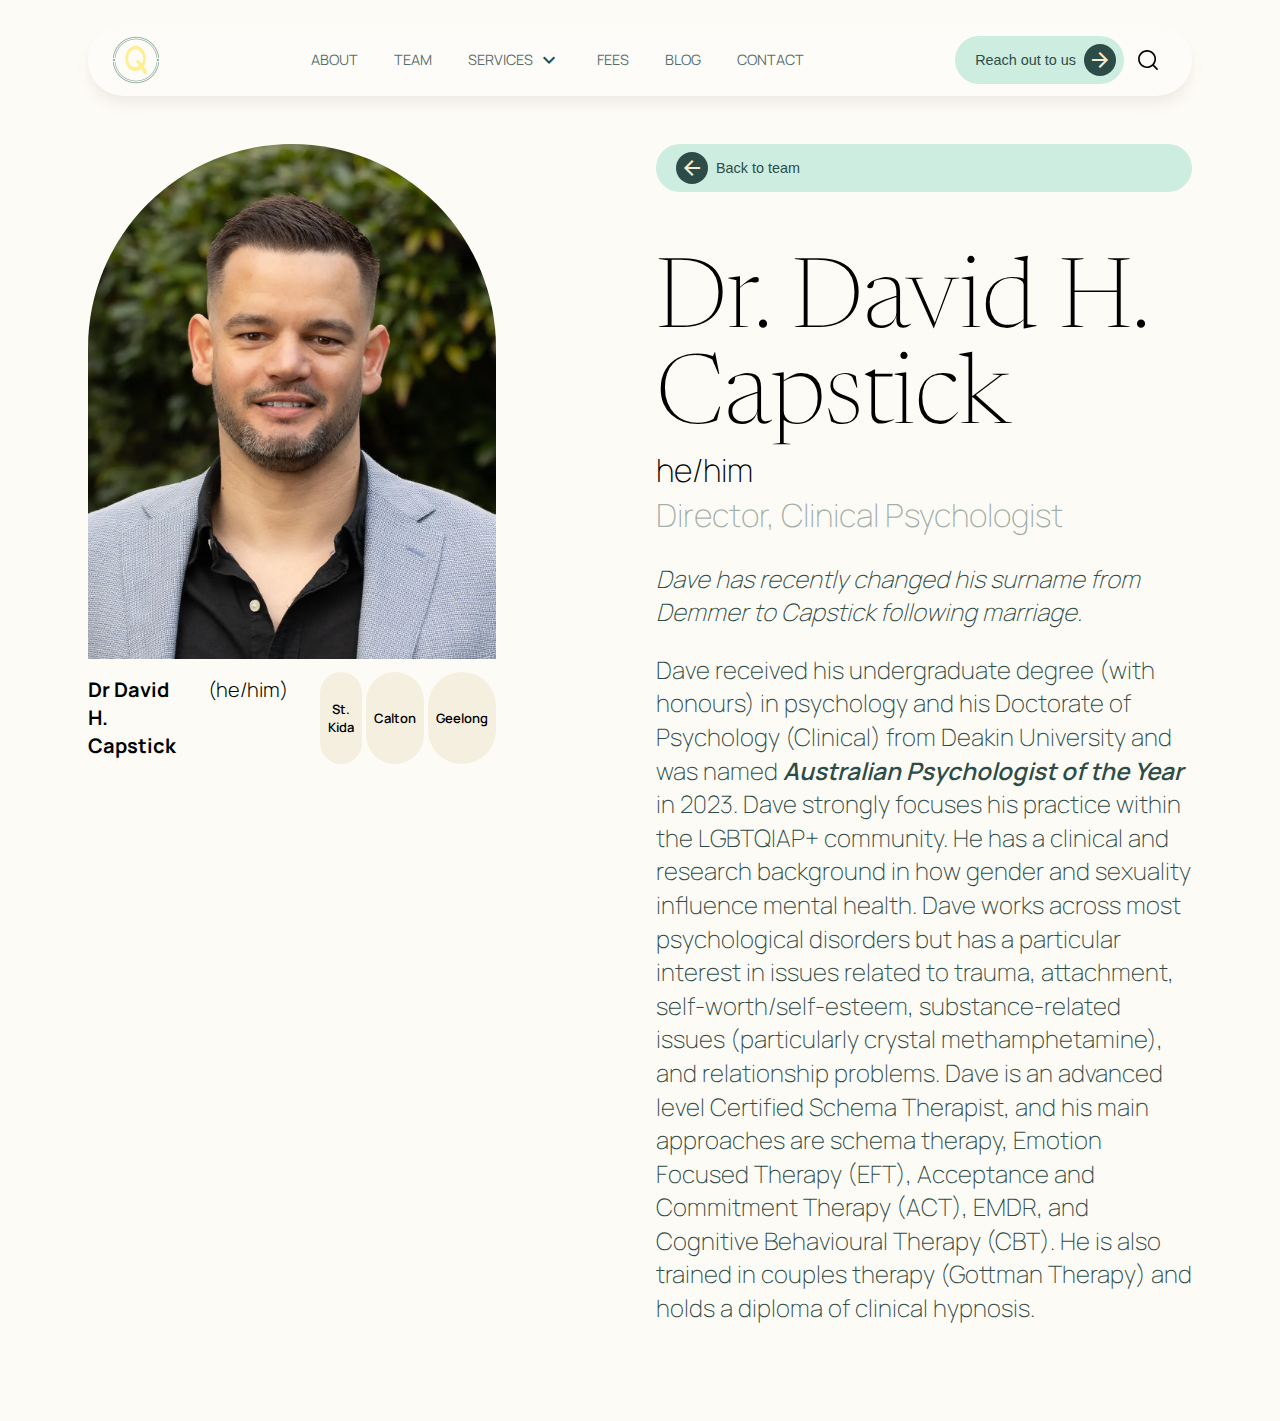
<file: 01 Day 1- HTML Structure & Git Basics/index.html>
<!DOCTYPE html>
<html lang="en">
<head>
    <meta charset="UTF-8">
    <meta name="viewport" content="width=device-width, initial-scale=1.0">
    <title>Dr. David H. Demmer - Profile</title>
    <link rel="stylesheet" href="../04 CSS Variables/variables.css">
    <link rel="stylesheet" href="style.css">
    <link rel="preconnect" href="https://fonts.googleapis.com">
    <link rel="preconnect" href="https://fonts.gstatic.com" crossorigin>
    <link href="https://fonts.googleapis.com/css2?family=Manrope:wght@200..800&display=swap" rel="stylesheet">
    <link href="https://fonts.googleapis.com/css2?family=Newsreader&display=swap" rel="stylesheet">
    <link href="https://fonts.googleapis.com/icon?family=Material+Icons" rel="stylesheet">
</head>
<body>
   <header> <!-- Header -->
        <img class="resized_image" src="./Logo.png" alt="Company Logo"> <!-- Logo -->
        <nav> <!-- Nav links -->
            <ul>
                <li>About</li>
                <li id="selected">Team</li>
                <li class="dropdown"><span>Services</span><i class="material-icons">expand_more</i></li>
                <li>Fees</li>
                <li>Blog</li>
                <li>Contact</li>
            </ul>
        </nav>
        <div id="ctaContainer"> <!-- Cta button -->
            <button class="fancy-button"><span class="arrow_wrap">Reach out to us</span><i class="material-icons arrow_forward">arrow_forward</i></button>
            <button class="no_fill"><img src="./magnifier.svg" alt="search icon" class="search_icon" /></button>
        </div>
   </header>
   <main>
   <article>
    <div class="blockContent"> <!-- Left content section -->
        <img src="./David_Image.png" alt="Dr. David H. Demmer" class="David_image">
        <div id="aboutSummary">
            <h2>Dr David H.
                Capstick</h2>
            <h2 class="peronal_pronoun"> (he/him)</h2>
            <div class="titleTag">
                <h3>St. Kida</h3>
                <h3>Calton</h3>
                <h3>Geelong</h3>
            </div>
        </div>
    </div>
    <div class="blockContent2"> <!-- Right content section -->
        <button class="fancy-button2"><i class="material-icons arrow_back">arrow_back</i><span style="font-weight: 200;">Back to team</span></button>
        <div class="aboutUs">
            <div class="topAboutUs">
                <h1>Dr. David H. Capstick</h1>
                <h3>he/him</h3>
                <h2 style="color: #2e4c476f;">Director, Clinical Psychologist</h2>
            </div>
            <p>
                <span style="font-style: italic;">Dave has recently changed his surname from Demmer to Capstick following marriage.</span> 
            </p>
            <p>Dave received his undergraduate degree (with honours) in psychology and his Doctorate of Psychology (Clinical) from Deakin University and was named <span style="font-weight: 600; font-style: italic; color: #2E4C47;">Australian Psychologist of the Year</span> in 2023. Dave strongly focuses his practice within the LGBTQIAP+ community. He has a clinical and research background in how gender and sexuality influence mental health. Dave works across most psychological disorders but has a particular interest in issues related to trauma, attachment, self-worth/self-esteem, substance-related issues (particularly crystal methamphetamine), and relationship problems. Dave is an advanced level Certified Schema Therapist, and his main approaches are schema therapy, Emotion Focused Therapy (EFT), Acceptance and Commitment Therapy (ACT), EMDR, and Cognitive Behavioural Therapy (CBT). He is also trained in couples therapy (Gottman Therapy) and holds a diploma of clinical hypnosis.</p>
        </div>
    </div>
   </article>
</main>
</body>
</html>
</file>
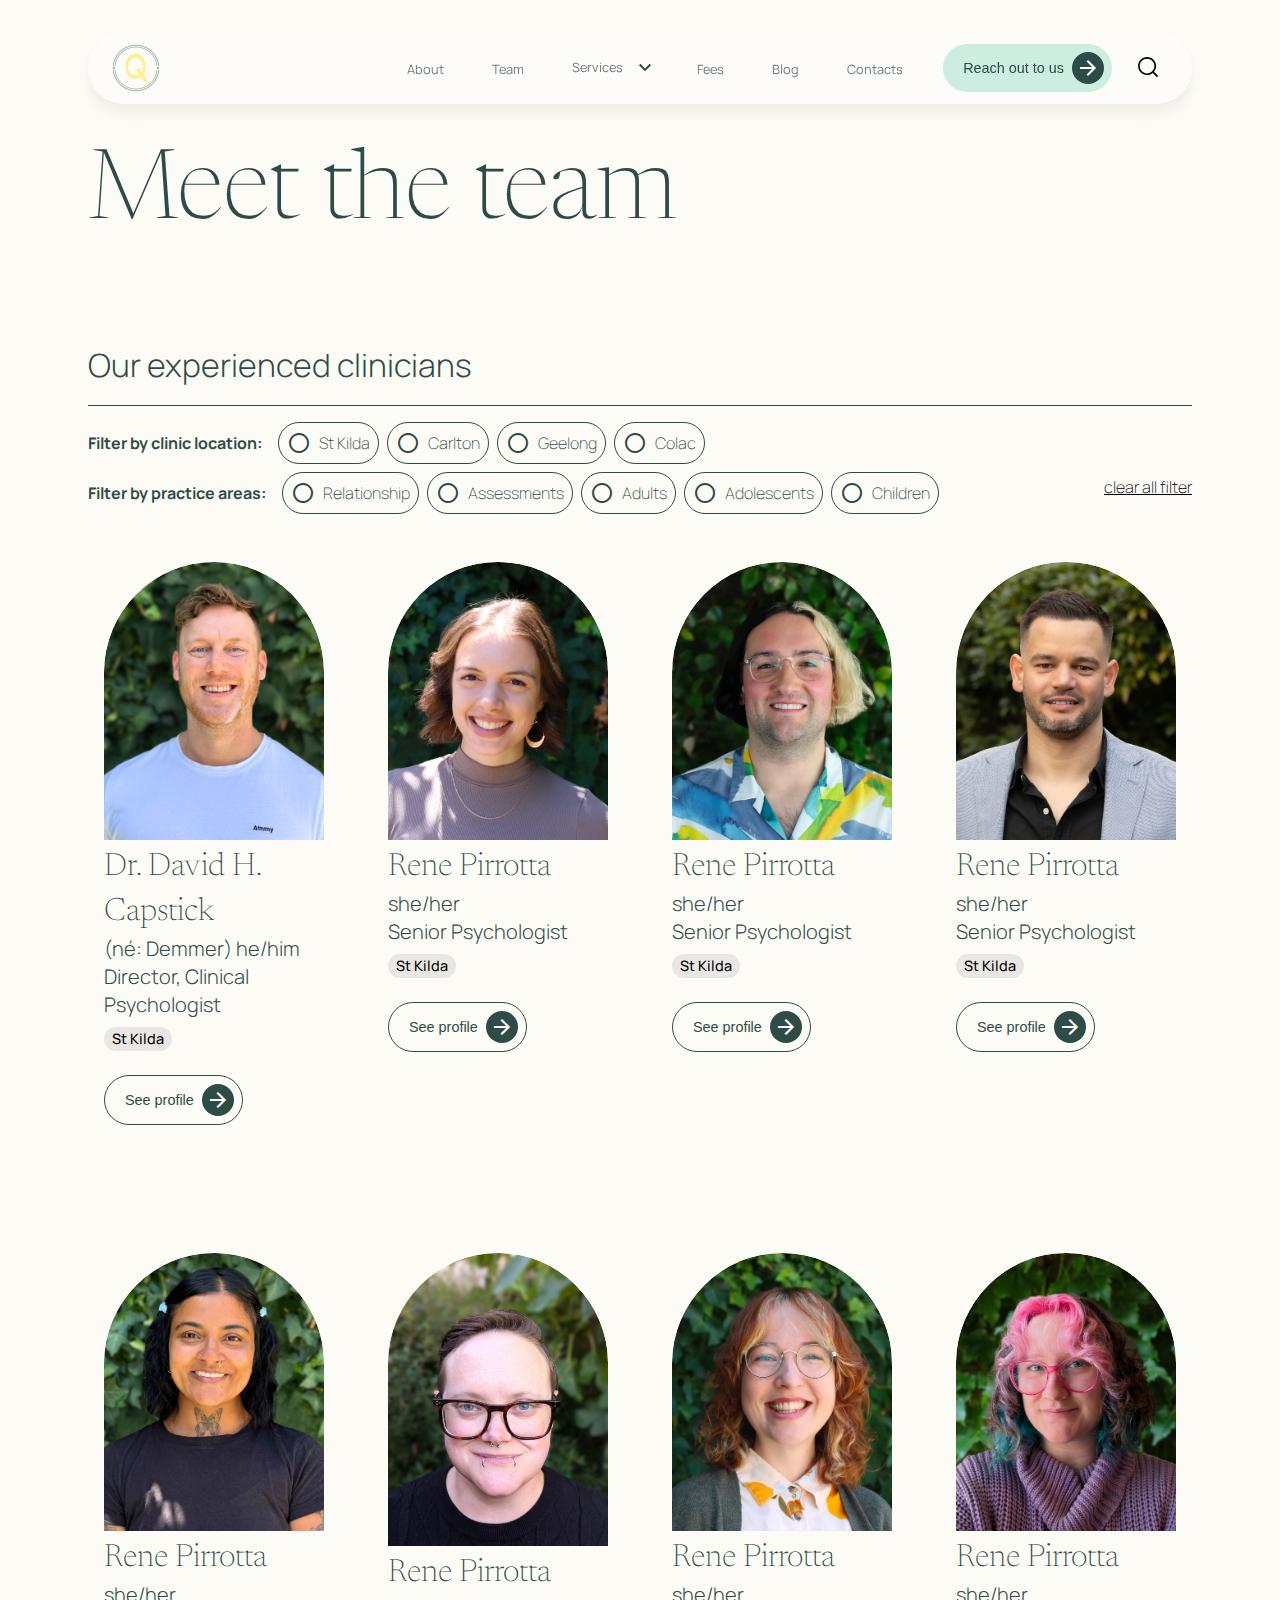
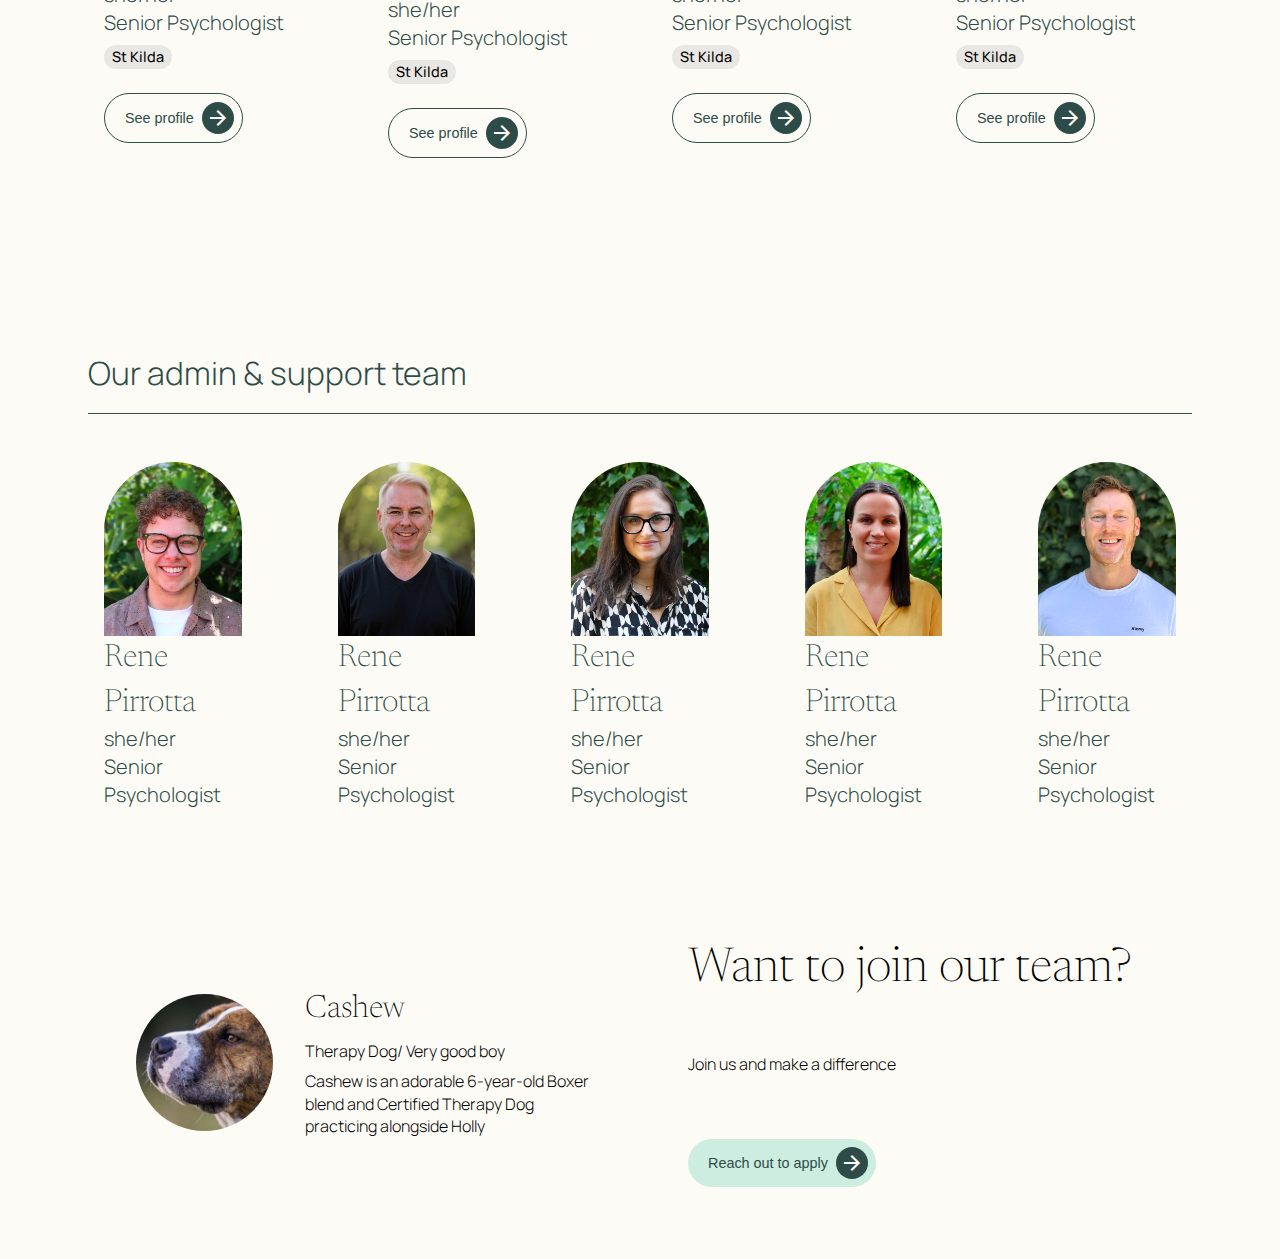
<file: 06 Day 10- Team Section Page/Index.html>
<!DOCTYPE html>
<html lang="en">
<head>
    <meta charset="UTF-8">
    <meta name="viewport" content="width=device-width, initial-scale=1.0">
    <title>Team</title>
    <link rel="stylesheet" href="../04 CSS Variables/variables.css">
    <link rel="stylesheet" href="./style.css">
    <link rel="preconnect" href="https://fonts.googleapis.com">
    <link rel="preconnect" href="https://fonts.gstatic.com" crossorigin>
    <link href="https://fonts.googleapis.com/css2?family=Manrope:wght@200..800&display=swap" rel="stylesheet">
    <link href="https://fonts.googleapis.com/css2?family=Newsreader:ital,opsz,wght@0,6..72,200..800;1,6..72,200..800&display=swap" rel="stylesheet">
    <link href="https://fonts.googleapis.com/icon?family=Material+Icons" rel="stylesheet">

</head>
<body>
   <header> <!-- Header -->
        <img class="resized_image" src="./Logo.png" alt="Company Logo"> <!-- Logo -->
        <div class="right-header">
        <nav class="navbar"> <!-- Nav links -->
            <ul>

                <li class="dropdownii"><a href="#">About</a></li>

                <li class="dropdownii"><a href="#">Team</a></li>

                <li id= "selected"class="dropdownii">
                    <div class="dropdown"><a href="#">Services</a> <i class="material-icons">keyboard_arrow_down</i></div>
                    <ul class="dropdown-content">
                        <li><div class="list"><a href="#">General Psychology Services</a> <i class="material-icons">arrow_circle_right</i></div></li>
                        <li><div class="list"><a href="#">Gender Service</a> <i class="material-icons">arrow_circle_right</i></div></li>
                        <li><div class="list"><a href="#">Autism and ADHD assessments</a> <i class="material-icons">arrow_circle_right</i></div></li>
                        <li><div class="list"><a href="#">Cognitive and academic assessments</a> <i class="material-icons">arrow_circle_right</i></div></li>
                        <li><div class="list"><a href="#">Groups Therapy Programs</a> <i class="material-icons">arrow_circle_right</i></div></li>
                        <li><div class="list-last"><a href="#">Our Research</a> <i class="material-icons">arrow_circle_right</i></div></li>
                    </ul>
                </li>

                <li class="dropdownii"><a href="#">Fees</a></li>

                <li class="dropdownii"><a href="#">Blog</a></li>

                <li class="dropdownii"><a href="#">Contacts</a></li>


            </ul>
        </nav>
        <div id="ctaContainer"> <!-- Cta button -->
            <button class="fancy-button"><span class="arrow_wrap">Reach out to us</span><i class="material-icons arrow_forward">arrow_forward</i></button>
            <div class="menu-toggle">
                <span></span>
                <span></span>
                <span></span>         
            </div>
            <button class="no_fill"><img src="./magnifier.svg" alt="search icon" class="search_icon" /></button>
        </div>
        </div>
   </header>

   <main>
    <section class="main-title">
        <div class="meet_the_team"> <!-- Meet the Team Header -->
            <h1>Meet the team</h1>
        </div>
    </section>
    <section class="team-container"> <!--Team Container -->
        <div class="team-A">
            <div class="team-title-filter">
                <div class="Team-Title">
                    <h2>Our experienced clinicians</h2>
                </div>

                <div class="filter">
                    <div class="left">
                        <div class="top">
                            <div class="left-top"><p>Filter by clinic location:</p></div>
                            <div class="right-top">
                                <ul>
                                    <li><a href="#" class="filter-tag"><i class="material-icons">radio_button_unchecked</i>St Kilda</a></li>
                                    <li><a href="#" class="filter-tag"><i class="material-icons">radio_button_unchecked</i>Carlton</a></li>
                                    <li><a href="#" class="filter-tag"><i class="material-icons">radio_button_unchecked</i>Geelong</a></li>
                                    <li><a href="#" class="filter-tag"><i class="material-icons">radio_button_unchecked</i>Colac</a></li>
                                </ul>
                            </div>
                        </div>
                        <div class="top">
                            <div class="left-top"><p>Filter by practice areas:</p></div>
                            <div class="right-top">
                                <ul>
                                    <li><a href="#" class="filter-tag"><i class="material-icons">radio_button_unchecked</i>Relationship</a></li>
                                    <li><a href="#" class="filter-tag"><i class="material-icons">radio_button_unchecked</i>Assessments</a></li>
                                    <li><a href="#" class="filter-tag"><i class="material-icons">radio_button_unchecked</i>Adults</a></li>
                                    <li><a href="#" class="filter-tag"><i class="material-icons">radio_button_unchecked</i>Adolescents</a></li>
                                    <li><a href="#" class="filter-tag"><i class="material-icons">radio_button_unchecked</i>Children</a></li>
                                </ul>
                            </div>
                        </div>
                    </div>
                    <div class="right">
                        <p>clear all filter</p>
                    </div>
                </div>
            </div>

            <div class="grid-holder-a">
                <div class="team-card"> <!--Team Card 1 -->
                    <div class="top-card">
                        <img src="./01 Image/Ben.png" class="team-image">
                    </div>
                    <div class="bottom-card">
                        <div class="team-detail">
                            <h3>Dr. David H. Capstick</h3>
                            <p class="pronoun">(né: Demmer) he/him</p>
                            <p class="member-role">Director, Clinical Psychologist</p>
                        </div>
                        <div class="member-tag"><p>St Kilda</p></div>
                        <button class="fancy-button2"><span style="font-weight: 200;">See profile</span><i class="material-icons arrow_back">arrow_forward</i></button>
                    </div>
                </div>
                <div class="team-card"> <!--Team Card 2 -->
                    <div class="top-card">
                        <img src="./01 Image/Carina.png" class="team-image">
                    </div>
                    <div class="bottom-card">
                        <div class="team-detail">
                            <h3>Rene Pirrotta</h3>
                            <p class="pronoun">she/her</p>
                            <p class="member-role">Senior Psychologist</p>
                        </div>
                        <div class="member-tag"><p>St Kilda</p></div>
                        <button class="fancy-button2"><span style="font-weight: 200;">See profile</span><i class="material-icons arrow_back">arrow_forward</i></button>
                    </div>
                </div>
                <div class="team-card"> <!--Team Card 3-->
                    <div class="top-card">
                        <img src="./01 Image/David-E.png" class="team-image">
                    </div>
                    <div class="bottom-card">
                        <div class="team-detail">
                            <h3>Rene Pirrotta</h3>
                            <p class="pronoun">she/her</p>
                            <p class="member-role">Senior Psychologist</p>
                        </div>
                        <div class="member-tag"><p>St Kilda</p></div>
                        <button class="fancy-button2"><span style="font-weight: 200;">See profile</span><i class="material-icons arrow_back">arrow_forward</i></button>
                    </div>
                </div>
                <div class="team-card"> <!--Team Card 4-->
                    <div class="top-card">
                        <img src="./01 Image/David_Image.png" class="team-image">
                    </div>
                    <div class="bottom-card">
                        <div class="team-detail">
                            <h3>Rene Pirrotta</h3>
                            <p class="pronoun">she/her</p>
                            <p class="member-role">Senior Psychologist</p>
                        </div>
                        <div class="member-tag"><p>St Kilda</p></div>
                        <button class="fancy-button2"><span style="font-weight: 200;">See profile</span><i class="material-icons arrow_back">arrow_forward</i></button>
                    </div>
                </div>

                <div class="team-card"> <!--Team Card 5 -->
                    <div class="top-card">
                        <img src="./01 Image/Edwina.png" class="team-image">
                    </div>
                    <div class="bottom-card">
                        <div class="team-detail">
                            <h3>Rene Pirrotta</h3>
                            <p class="pronoun">she/her</p>
                            <p class="member-role">Senior Psychologist</p>
                        </div>
                        <div class="member-tag"><p>St Kilda</p></div>
                        <button class="fancy-button2"><span style="font-weight: 200;">See profile</span><i class="material-icons arrow_back">arrow_forward</i></button>
                    </div>
                </div>
                <div class="team-card"> <!--Team Card 6 -->
                    <div class="top-card">
                        <img src="./01 Image/Emmett.png" class="team-image">
                    </div>
                    <div class="bottom-card">
                        <div class="team-detail">
                            <h3>Rene Pirrotta</h3>
                            <p class="pronoun">she/her</p>
                            <p class="member-role">Senior Psychologist</p>
                        </div>
                        <div class="member-tag"><p>St Kilda</p></div>
                        <button class="fancy-button2"><span style="font-weight: 200;">See profile</span><i class="material-icons arrow_back">arrow_forward</i></button>
                    </div>
                </div>
                <div class="team-card"> <!--Team Card 7-->
                    <div class="top-card">
                        <img src="./01 Image/HollyP.png" class="team-image">
                    </div>
                    <div class="bottom-card">
                        <div class="team-detail">
                            <h3>Rene Pirrotta</h3>
                            <p class="pronoun">she/her</p>
                            <p class="member-role">Senior Psychologist</p>
                        </div>
                        <div class="member-tag"><p>St Kilda</p></div>
                        <button class="fancy-button2"><span style="font-weight: 200;">See profile</span><i class="material-icons arrow_back">arrow_forward</i></button>
                    </div>
                </div>
                <div class="team-card"> <!--Team Card 8-->
                    <div class="top-card">
                        <img src="./01 Image/Jhocelyn.png" class="team-image">
                    </div>
                    <div class="bottom-card">
                        <div class="team-detail">
                            <h3>Rene Pirrotta</h3>
                            <p class="pronoun">she/her</p>
                            <p class="member-role">Senior Psychologist</p>
                        </div>
                        <div class="member-tag"><p>St Kilda</p></div>
                        <button class="fancy-button2"><span style="font-weight: 200;">See profile</span><i class="material-icons arrow_back">arrow_forward</i></button>
                    </div>
                </div>

            </div>
        </div>
        <div class="team-A">
            <div class="Team-Title">
                <h2>Our admin & support team</h2>
            </div>

            <div class="grid-holder-b">
                <div class="team-card b"> <!--Team Card 1-->
                    <div class="top">
                        <img src="./01 Image/Leroy.png" class="team-image">
                    </div>
                    <div class="bottom-card">
                        <div class="team-detail">
                            <h3>Rene Pirrotta</h3>
                            <p class="pronoun">she/her</p>
                            <p class="member-role">Senior Psychologist</p>
                        </div>
                    </div>
                </div>


                <div class="team-card b"> <!--Team Card 2-->
                    <div class="top">
                        <img src="./01 Image/Owen.png" class="team-image">
                    </div>
                    <div class="bottom-card">
                        <div class="team-detail">
                            <h3>Rene Pirrotta</h3>
                            <p class="pronoun">she/her</p>
                            <p class="member-role">Senior Psychologist</p>
                        </div>
                    </div>
                </div>


                <div class="team-card b"> <!--Team Card 3-->
                    <div class="top">
                        <img src="./01 Image/Rene.png" class="team-image">
                    </div>
                    <div class="bottom-card">
                        <div class="team-detail">
                            <h3>Rene Pirrotta</h3>
                            <p class="pronoun">she/her</p>
                            <p class="member-role">Senior Psychologist</p>
                        </div>
                    </div>
                </div>


                <div class="team-card b"> <!--Team Card 4-->
                    <div class="top">
                        <img src="./01 Image/Sophie.png" class="team-image">
                    </div>
                    <div class="bottom-card">
                        <div class="team-detail">
                            <h3>Rene Pirrotta</h3>
                            <p class="pronoun">she/her</p>
                            <p class="member-role">Senior Psychologist</p>
                        </div>
                    </div>
                </div>


                <div class="team-card b"> <!--Team Card 5-->
                    <div class="top">
                        <img src="./01 Image/Ben.png" class="team-image">
                    </div>
                    <div class="bottom-card">
                        <div class="team-detail">
                            <h3>Rene Pirrotta</h3>
                            <p class="pronoun">she/her</p>
                            <p class="member-role">Senior Psychologist</p>
                        </div>
                    </div>
                </div>
            
            
            
            
            </div>
        </div>
    </section>
    <section class="join-us">
        <div class="left-join-us">
            <img src="./01 Image/dog.png" class="image-join-us">
            <div class="right-text">
                <div class="top-text">
                    <h3>Cashew</h3>
                    <p>Therapy Dog/ Very good boy</p>
                </div>
                <div class="bottom-text">
                    <p>Cashew is an adorable 6-year-old Boxer blend and Certified Therapy Dog practicing alongside Holly</p>
                </div>
            </div>
        </div>

        <div class="right-join-us">
            <h4>Want to join our team?</h4>
            <p>Join us and make a difference</p>
            <button class="fancy-button"><span class="arrow_wrap">Reach out to apply</span><i class="material-icons arrow_forward">arrow_forward</i></button>
        </div>
    </section>
   </main>


    
</body>
</html>
</file>
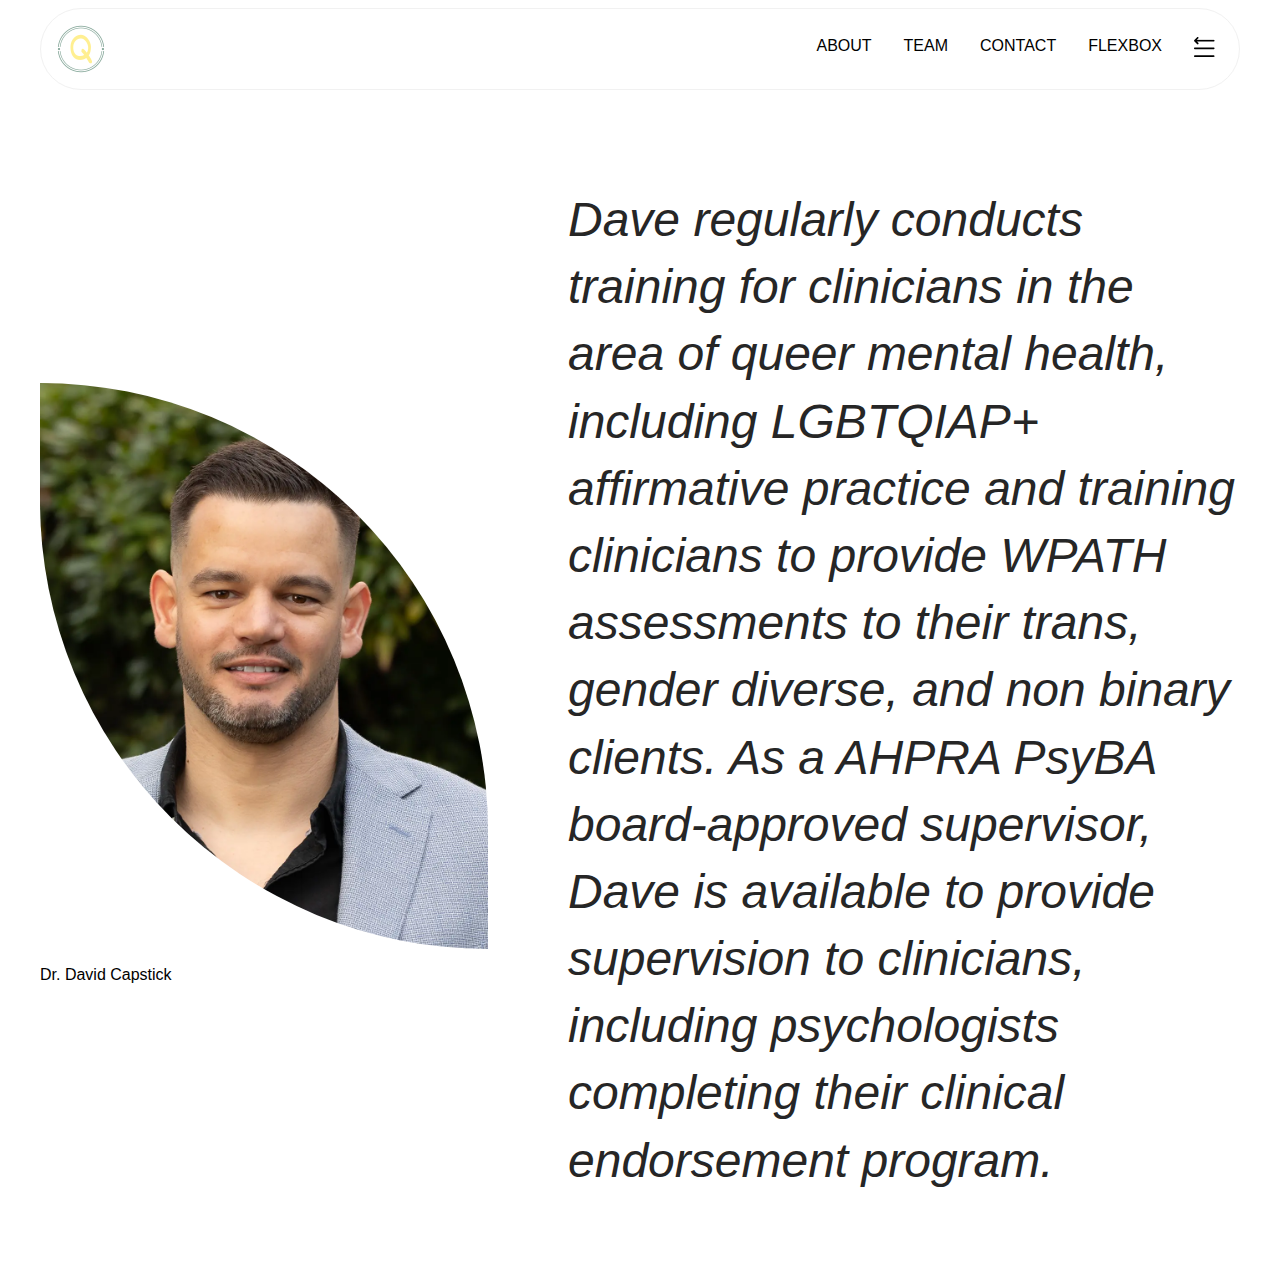
<file: 02 Day 3 Layout Practice with Flexbox & Grid/flexbox-layout.html>
<!DOCTYPE html>
<html lang="en">
<head>
  <meta charset="UTF-8" />
  <meta name="viewport" content="width=device-width, initial-scale=1.0" />
  <title>Layout Practice</title>
  <link rel="stylesheet" href="../04 CSS Variables/variables.css">
  <link rel="stylesheet" href="./flexbox-layout.css" />
  <link rel="preconnect" href="https://fonts.googleapis.com">
<link rel="preconnect" href="https://fonts.gstatic.com" crossorigin>
<link href="https://fonts.googleapis.com/css2?family=Manrope&family=Newsreader&display=swap" rel="stylesheet">
</head>
<body>
  <header>
    <img class="logo_" src="./Logo.png" alt="logo">
    <nav>
      <ul>
        <li class="nav_link">About</li>
        <li class="nav_link">Team</li>
        <li class="nav_link">Contact</li>
        <li>Flexbox</li>
        <li><img class="menu_bar" src="./burger-menu-4.png" alt="menu bar"></li>
      </ul>
    </nav>
  </header>

  <main class="container">
    <div class="left">
      <img src="./David_Image.png" alt="Profile Image" />
      <h2>Dr. David Capstick</h2>
    </div>
    <div class="right">
      <p>Dave regularly conducts training for clinicians in the area of queer mental health, including LGBTQIAP+ affirmative practice and training clinicians to provide WPATH assessments to their trans, gender diverse, and non binary clients. As a AHPRA PsyBA board-approved supervisor, Dave is available to provide supervision to clinicians, including psychologists completing their clinical endorsement program.</p>
    </div>
  </main>
</body>
</html>
</file>
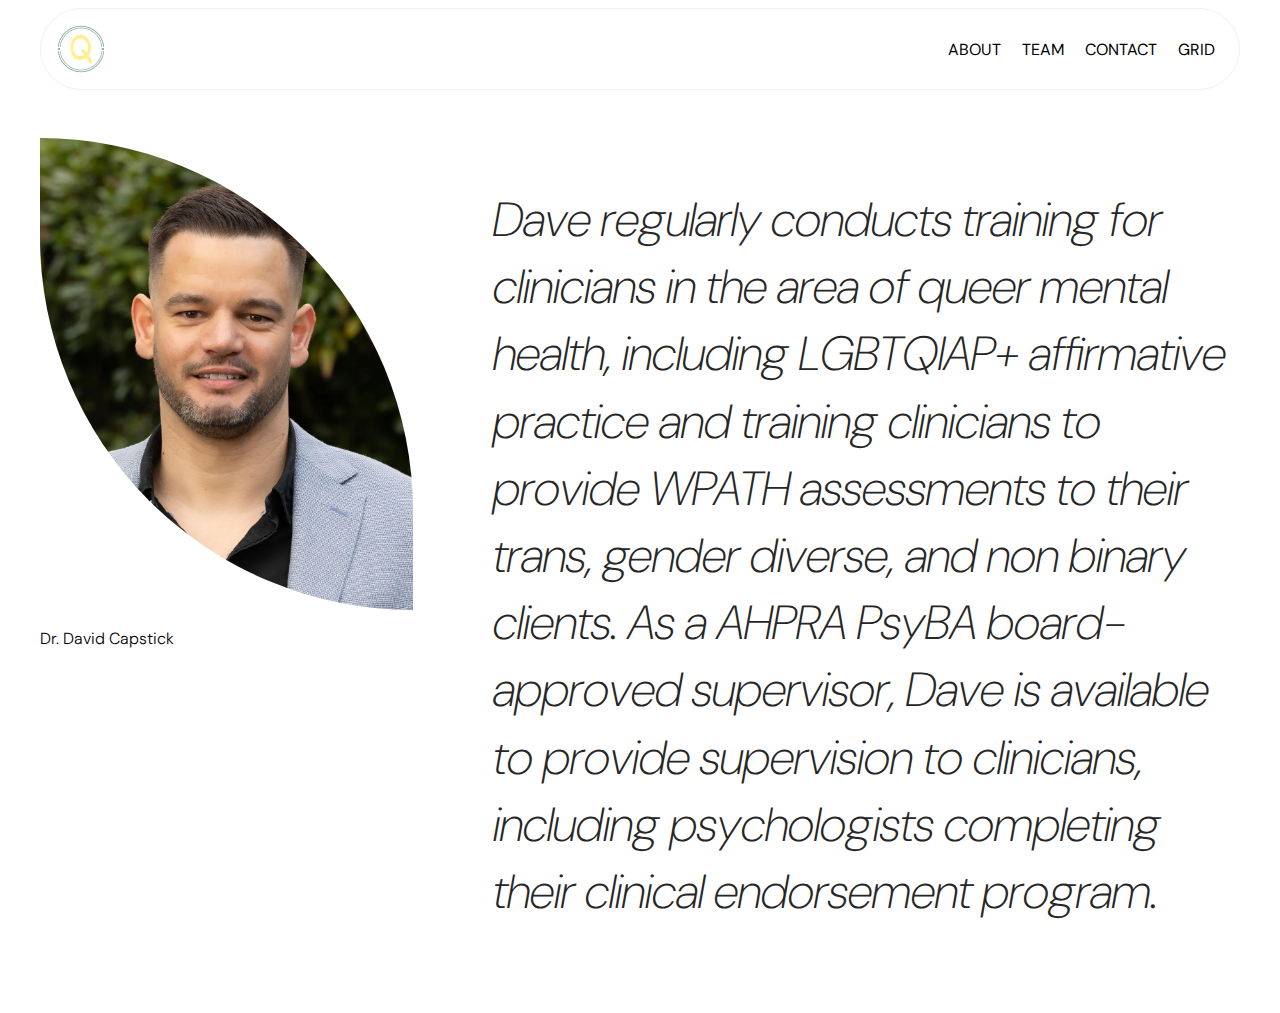
<file: 02 Day 3 Layout Practice with Flexbox & Grid/grid-layout.html>
<!DOCTYPE html>
<html lang="en">
<head>
  <meta charset="UTF-8" />
  <meta name="viewport" content="width=device-width, initial-scale=1.0" />
  <title>Layout Practice</title>
  <link rel="stylesheet" href="../04 CSS Variables/variables.css">
  <link rel="stylesheet" href="./grid-layout.css" />
  <link rel="preconnect" href="https://fonts.googleapis.com">
<link rel="preconnect" href="https://fonts.gstatic.com" crossorigin>
<link href="https://fonts.googleapis.com/css2?family=DM+Sans:ital,opsz,wght@0,9..40,100..1000;1,9..40,100..1000&display=swap" rel="stylesheet">
</head>
<body>
  <header>
    <img class="logo_" src="./Logo.png" alt="logo">
    <nav>
      <ul>
        <li>About</li>
        <li>Team</li>
        <li>Contact</li>
        <li>Grid</li>
      </ul>
    </nav>
  </header>

  <main class="container">
    <div class="left">
      <img src="./David_Image.png" alt="Profile Image" />
      <h2>Dr. David Capstick</h2>
    </div>
    <div class="right">
      <p>Dave regularly conducts training for clinicians in the area of queer mental health, including LGBTQIAP+ affirmative practice and training clinicians to provide WPATH assessments to their trans, gender diverse, and non binary clients. As a AHPRA PsyBA board-approved supervisor, Dave is available to provide supervision to clinicians, including psychologists completing their clinical endorsement program.</p>
    </div>
  </main>
</body>
</html>
</file>
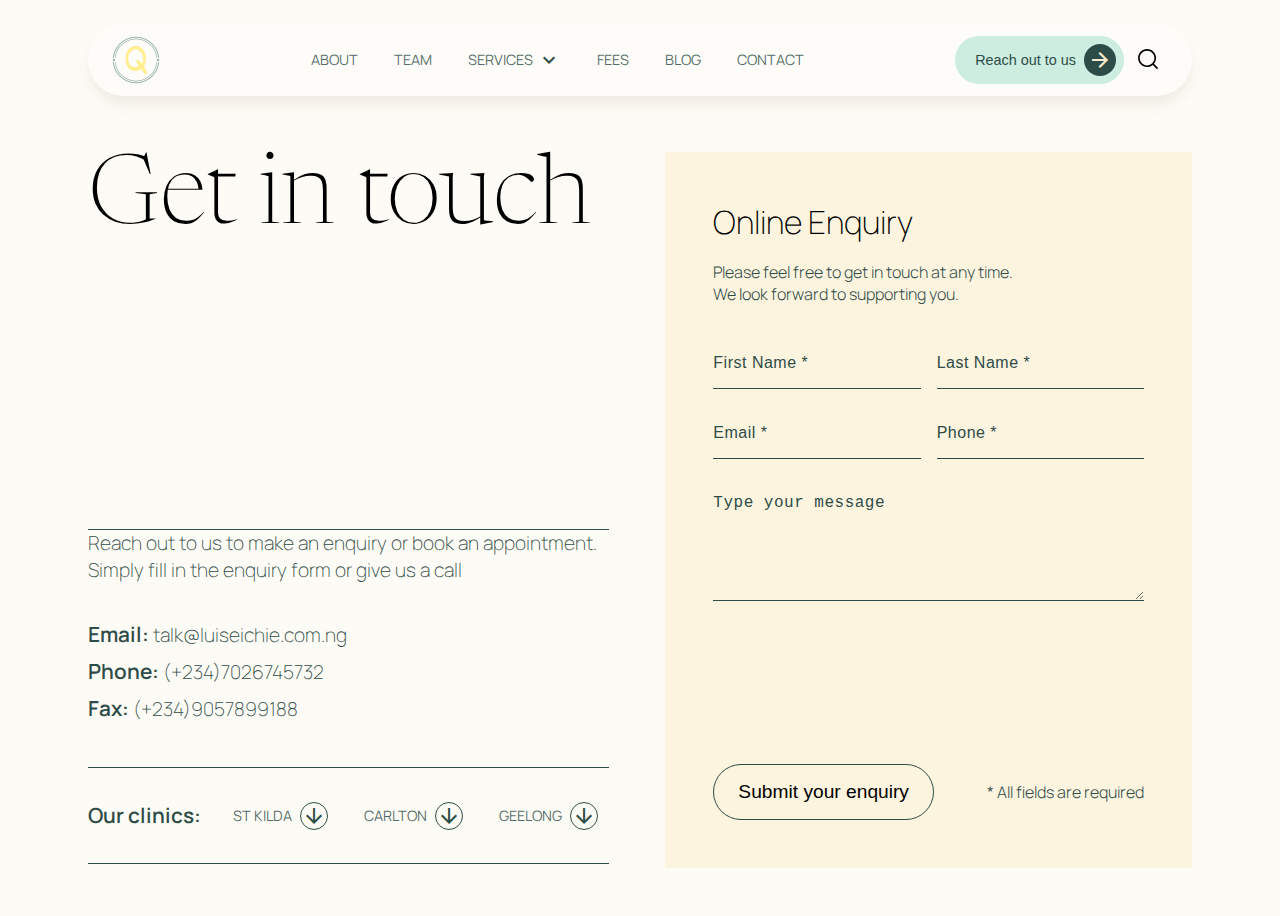
<file: 03 Day 6 Task- HTML Forms + Basic Styling/index-contact.html>
<!DOCTYPE html>
<html lang="en">
<head>
    <meta charset="UTF-8">
    <meta name="viewport" content="width=device-width, initial-scale=1.0">
    <title>contact</title>
    <link rel="stylesheet" href="../04 CSS Variables/variables.css">
    <link rel="stylesheet" href="./stylesheet.css" />
    <link rel="preconnect" href="https://fonts.googleapis.com">
    <link rel="preconnect" href="https://fonts.gstatic.com" crossorigin>
    <link href="https://fonts.googleapis.com/css2?family=Manrope:wght@200..800&display=swap" rel="stylesheet">
    <link href="https://fonts.googleapis.com/css2?family=Newsreader&display=swap" rel="stylesheet">
    <link href="https://fonts.googleapis.com/icon?family=Material+Icons" rel="stylesheet">
</head>
<body>
   <header> <!-- Header -->
        <img class="resized_image" src="./Logo.png" alt="Company Logo"> <!-- Logo -->
        <nav> <!-- Nav links -->
            <ul>
                <li>About</li>
                <li id="selected">Team</li>
                <li class="dropdown"><span>Services</span><i class="material-icons">expand_more</i></li>
                <li>Fees</li>
                <li>Blog</li>
                <li>Contact</li>
            </ul>
        </nav>
        <div id="ctaContainer"> <!-- Cta button -->
            <button class="fancy-button"><span class="arrow_wrap">Reach out to us</span><i class="material-icons arrow_forward">arrow_forward</i></button>
            <button class="no_fill"><img src="./magnifier.svg" alt="search icon" class="search_icon" /></button>
        </div>
   </header>

  <main>
    <section>
        <h1>
            Get in touch
        </h1>
        <div class="container">
            <div class="top-container">
                <p> Reach out to us to make an enquiry or book an appointment. Simply fill in the enquiry form or give us a call</p>
                <div class="address">
                    <p><span class="my-span">Email:</span> talk@luiseichie.com.ng</p>
                    <p><span class="my-span">Phone:</span> (+234)7026745732</p>
                    <p><span class="my-span">Fax:</span> (+234)9057899188</p>
                </div>
            </div>
            <div class="down-container">
                <h3 class="my-span">Our clinics:</h3>
                <ul>
                    <li class="footer-link">St Kilda<i class="material-icons arrow_downward">arrow_downward</i></li>
                    <li class="footer-link">Carlton<i class="material-icons arrow_downward">arrow_downward</i></li>
                    <li class="footer-link">Geelong<i class="material-icons arrow_downward">arrow_downward</i></li>
                </ul>
            </div>
        </div>
    </section>

    <form class="contact-form">
        <div class="top-form">
        <div class="top">
            <h2>Online Enquiry</h2>
            <p>Please feel free to get in touch at any time.<br>We look forward to supporting you.</p>
        </div>

        <div class="meduim">
                <div class="first-last-name">
                    <input type="text" id="first-name" name="first-name" placeholder="First Name *" required/>
                    <label for="first-name" class="visually-hidden"></label>
                    <label for="last-name" class="visually-hidden"></label>
                    <input type="text" id="last-name" name="last-name" placeholder="Last Name *" required/>
                </div>

                <div class="first-last-name">
                    <input type="text" id="email" name="email" placeholder="Email *" required/>
                    <label for="email" class="visually-hidden"></label>
                    <label for="phone" class="visually-hidden"></label>
                    <input type="text" id="phone" name="phone" placeholder="Phone *" required/>
                </div>
                <label for="message" class="visually-hidden"></label>
                <textarea id="message" name="message" rows="5" placeholder="Type your message" ></textarea>
        </div>
        </div>

        <div class="bottom">
            <button type="submit" class="button2">Submit your enquiry</button>
            <p>* All fields are required</p>
        </div>


    </form>
  </main>

    
</body>
</html>
</file>
<file: 04 CSS Variables/variables.css>
@import url('https://fonts.googleapis.com/css2?family=Manrope&family=Newsreader&display=swap');

:root {
  --primary-color: #2E4C47;
  --primary-color-navbar: #2e4c47b6;
  --secondary-color: #CCEDE0;
  --form-color: #FDF4DF;
  --background-color: #FDFBF6;
  --font-main: 'Manrope', sans-serif;
  --font-accent: 'Newsreader', serif;
  --spacing-sm: 0.5rem;
  --spacing-md: 1rem;
  --spacing-lg: 2rem;
}
</file>
<file: 01 Day 1- HTML Structure & Git Basics/style.css>
/* General */
* {
    box-sizing: border-box;
}
body {
    font-family: 'Manrope', sans-serif;
    line-height: 1.4;
    padding: 1rem 5rem;
    background-color: #FDFBF5;
}

/* Header */
header {
  display: flex;
  align-items: center;
  justify-content: space-between;
  border-radius: 6.188rem;
  padding: 0.75rem 1.5rem;
  background-color: #fdfcf9;
  box-shadow: 0 12px 16px -4px #b6b0a41a, 0 8px 12px #b6b0a41a;
}

.resized_image{
    width:3rem;
    height: auto;
}


/* Nav */
li {
    list-style-type: none;
    text-transform: uppercase;
    padding: 0.5rem;
    font-size: 0.9rem;
    align-content: center;
    color: #2e4c47d1;
}

.dropdown {
  display: flex;
  align-items: center;
  gap: 0.25rem;
}

.material-icons{
    align-items: center;
    color: #2E4C47;
}

ul{
    display: flex;
    padding: 0;
    margin: 0;
    gap: 1.25rem;
}


/* Button */
button{
    padding: 0.5rem 0.5rem 0.5rem 1.25rem ;
    background-color: #CCEDE0;
    border: none;
    border-radius: 6.188rem;
    display: flex;
    align-items: center;
    gap: 0.5rem;
    font-size: 0.9rem;
    font-weight: 200;
    color: #2E4C47;
}


.no_fill{
    align-items: center;
    background: none;
    border: none;
    padding: 0.5rem;
    cursor: pointer;
}

.search_icon {
  width: 1.5rem;
  height: auto;
}

.arrow_forward{
    background-color: #2E4C47;
    color: #f4ebd0;
    border-radius: 6.188rem;
    padding: 0.25rem;
}

#ctaContainer{
    display: flex;
    gap: 0.25rem;
}

.search_icon{
    color: #2e4c47ae;
}

article{
    padding: 3rem 0;
    display: flex;
}

/* Left content section */

main{
    display: flex;
}

.blockContent{
    padding: 0 8rem 0 0;
    flex: 0.75;
}

.David_image{
    border-radius: 99rem 99rem 0 0;
    max-width: 100%;
    height: auto;
    display: block;
}

#aboutSummary{
    display: flex;
    gap: 2rem;
    justify-items: start;
    justify-content: space-between;
    width: fit-content;
}

#aboutSummary h2{
    font-size: 1.25rem;

}

.titleTag h3{
    padding: 0.125rem 0.5rem;
    background-color: #f5efdf;
    align-content: center;
    text-align: center;
    font-size: small;
    font-weight: 600;
    border-radius: 99rem;
}

.peronal_pronoun{
    font-weight: 300;
    font-size: 0.9rem;
}
.titleTag{
    display: flex;
    gap: 0.25rem;
}

/* Right content section */

#backButton{
    padding: 0.5rem 1.25rem 0.5rem 0.5rem ;
    background-color: transparent;
    border: none;
    border-radius: 6.188rem;
    display: flex;
    align-items: center;
    gap: 0.5rem;
    font-size: 0.9rem;
    font-weight: 200;
    color: #2E4C47;
    border: #2E4C47 solid 0.063rem;
    width: fit-content;
}

.arrow_back{
    background-color: #2E4C47;
    color: #f4ebd0;
    border-radius: 99rem;
    padding: 0.25rem;
}

.topAboutUs h1{
    font-family: 'Newsreader', serif;
    font-size:6rem;
    font-weight: 200;
    line-height:1;
    margin: 0;
}

.topAboutUs h2,
.topAboutUs h3 {
  margin: 0;
  padding: 0;
  font-size: 2rem;
  font-weight: 200;
}

.blockContent2{
    padding: 0 0 0 2rem;
    flex: 1;
    display: flex;
    flex-direction: column;
    gap: 4rem;
    justify-content: start;
}

.aboutUs{
    gap: 2rem;
}

.aboutUs p{
    font-size: 1.5rem;
    line-height: 1.4;
    color: #2E4C47;
    font-weight: 200;
}

.topAboutUs{
    display: flex;
    flex-direction: column;
    gap: 0;
}

@media (max-width: 768px) {
  header, main, article {
    flex-direction: column;
    padding: 1rem;
  }

  .blockContent, .blockContent2 {
    padding: 1rem 0;
  }

  .topAboutUs h1 {
    font-size: 3rem;
  }

  .aboutUs p {
    font-size: 1rem;
  }
}
</file>
<file: 06 Day 10- Team Section Page/style.css>
/* General */
* {
    box-sizing: border-box;
}
body {
    font-family: var(--font-main);
    line-height: 1.4;
    padding: var(--spacing-md) 5rem;
    background-color: var(--background-color);
}

/* Header */
header {
  display: flex;
  align-items: center;
  justify-content: space-between;
  border-radius: 6.188rem;
  padding: 0.75rem 1.5rem;
  background-color: #fdfcf9;
  box-shadow: 0 12px 16px -4px #b6b0a41a, 0 8px 12px #b6b0a41a;
  position: sticky;
  top: 2rem;
  z-index: 10;
}

.right-header{
    display: flex;
    flex-direction: row;
    align-items: center;
    gap: var(--spacing-lg);
}

.resized_image{
    width:3rem;
    height: auto;
}


/* Nav */
li a{
    list-style-type: none;
    text-transform: uppercase;
    padding: var(--spacing-sm);
    font-size: 0.8rem;
    align-content: center;
    color: var(--primary-color-navbar);
}


.navbar ul{
  list-style: none;
  display: flex;
  gap: var(--spacing-lg);
}

.dropdownii{
  position: relative;
}

.dropdownii a{
  text-decoration-line: none;
}

li .dropdown-content{
  display: none;
  position:absolute;
  top: 100%;
  width: 500px;
  left: 0;
  background-color: var(--background-color);
  padding: var(--spacing-md) 0;
  box-shadow: 0 2px 6px rgba(0, 0, 0, 0.1);
  z-index: 999;
}

.list{
  display: flex;
  flex-direction: row;
  align-items: center;
  justify-content: space-between;
  padding: var(--spacing-sm) 0;
  border-bottom: solid 0.063rem #3a3a3a1a;
}

.list a{
  text-transform: capitalize;
  font-size: 1.25rem;
  font-weight: 300;
  text-decoration-line: none;
}

.list-last a{
  text-transform: capitalize;
  font-size: 1.25rem;
  font-weight: 300;
  text-decoration-line: none;
}



.list-last{
  display: flex;
  flex-direction: row;
  justify-content: space-between;
  padding: var(--spacing-md) 0;
}

.dropdown-content li{
  padding: var(--spacing-sm) var(--spacing-md);
}

.dropdownii:hover .dropdown-content{
  display: block;
}

.dropdown {
  display: flex;
  align-items: center;
  gap: 0.125rem;
}



.material-icons{
    align-items: center;
    color: var(--primary-color);
}

ul{
    display: flex;
    padding: 0;
    margin: 0;
    gap: 1.25rem;
    align-items: center;
}

.menu-toggle{
    display: none;
    flex-direction: column;
    gap: 0.25rem;
    cursor: pointer;
}

.menu-toggle span{
    height: 0.08rem;
    width: 1.25rem;
    background-color: var(--primary-color);
    border-radius: 0.0623rem;
}


/* Button 1 */
.fancy-button {
  position: relative;
  overflow: hidden;
  padding: var(--spacing-sm) var(--spacing-sm) var(--spacing-sm) 1.25rem;
  background-color: var(--secondary-color);
  border: none;
  border-radius: 6.188rem;
  display: flex;
  align-items: center;
  gap: var(--spacing-sm);
  font-size: 0.9rem;
  font-weight: 200;
  color: var(--primary-color);
  cursor: pointer;
  transition: color 0.3s ease;
  width: fit-content;
}

.fancy-button::after {
  content: "";
  position: absolute;
  bottom: 0;
  left: 0;
  height: 0;
  width: 100%;
  background-color: var(--primary-color);
  transition: height 0.35s ease;
  z-index: 1;
}

.fancy-button:hover::after {
  height: 100%;
}

.fancy-button span,
.fancy-button .arrow_forward {
  position: relative;
  z-index: 2;
  transition: color 0.3s ease;
}

.fancy-button:hover span,
.fancy-button:hover .arrow_forward {
  color: var(--background-color);
}

/* Button 2 */

.fancy-button2 {
  position: relative;
  overflow: hidden;
  z-index: 0;
  padding: var(--spacing-sm) var(--spacing-sm) var(--spacing-sm) 1.25rem;
  background-color: transparent;
  border: 0.063rem solid var(--primary-color);
  border-radius: 6.188rem;
  display: flex;
  align-items: center;
  gap: var(--spacing-sm);
  font-size: 0.9rem;
  font-weight: 200;
  color: var(--primary-color);
  width: fit-content;
  transition: color 0.3s ease;
  margin-top: var(--spacing-md);
}

.fancy-button2::after {
  content: "";
  position: absolute;
  bottom: 0;
  left: 0;
  width: 100%;
  height: 0%;
  background-color: var(--primary-color);
  z-index: -1;
  transition: height 0.35s ease;
  border-radius: 6.188rem;
}

.fancy-button2:hover::after {
  height: 100%;
}

.fancy-button2:hover {
  color:var(--background-color);
  transform: scale(1.03);
  transition: color 0.3s ease, transform 0.3s ease;
}

.fancy-button2 .arrow_back {
  background-color: var(--primary-color);
  color:var(--background-color);
  border-radius: 99rem;
  padding: 0.25rem;
}

.no_fill{
    align-items: center;
    background: none;
    border: none;
    padding: var(--spacing-sm);
    cursor: pointer;
}

.search_icon {
  width: 1.5rem;
  height: auto;
}

.arrow_forward{
    background-color: var(--primary-color);
    color:var(--background-color);
    border-radius: 6.188rem;
    padding: 0.25rem;
}

#ctaContainer{
    display: flex;
    gap: 1rem;
    align-items: center;
}

.search_icon{
    color: var(--primary-color-navbar);
}

article{
    padding: 3rem 0;
    display: flex;
}

/* Main */

main{
    padding-top: var(--spacing-lg);
}

.main-title{
    padding-bottom: 4rem;
}

.meet_the_team h1{
    font-size: 6rem;
    font-family: var(--font-accent);
    margin: 0;
    font-weight: 200;
    color: var(--primary-color);
}

/* Section */

/* Section Team Container */

.team-container{
    display: flex;
    flex-direction: column;
    gap: 6rem;
}

.team-A{
    display: flex;
    flex-direction: column;
    gap: var(--spacing-lg);
}

.team-title-filter{
    display: flex;
    flex-direction: column;
    gap: var(--spacing-md);
}

.Team-Title h2{
    font-size: var(--spacing-lg);
    font-family: var(--font-main);
    line-height: 0.8;
    font-weight: 300;
    color: var(--primary-color);
}

.Team-Title{
    border-bottom: solid 0.063rem var(--primary-color);
}

.filter{
    display: flex;
    align-items: end;
    justify-content: space-between;
}

.right p{
    font-weight: 100;
    text-decoration: underline;
    font-size: var(--spacing-md);
    width: fit-content;
}

.left{
    display: flex;
    flex-direction: column;
    gap: var(--spacing-sm);
}

.top{
    display: flex;
    align-items: center;
    gap: var(--spacing-md);
}

.left-top p{
    font-size: var(--spacing-md);
    font-weight: 700;
    color: var(--primary-color);
    margin: 0;
}

.right-top ul{
    list-style: none;
    display: flex;
    gap: var(--spacing-sm);
}


.filter-tag{
    font-size: var(--spacing-md);
    font-weight: 200;
    color: var(--primary-color);
    padding: var(--spacing-sm);
    border: solid 0.063rem var(--primary-color);
    border-radius: 99rem;
    display: flex;
    align-items: center;
    gap: var(--spacing-sm);
}

li a{
    list-style-type: none;
    text-decoration: none;
    text-transform: capitalize;
}

.grid-holder-a{
   display: grid;
   grid-template-columns: repeat(4, 1fr);
   column-gap: var(--spacing-lg);
   row-gap: 2rem;
   width: 100%;
}

.grid-holder-b{
   display: grid;
   grid-template-columns: repeat(5, 1fr);
   column-gap: 4rem;
   row-gap: 2rem;
   width: 100%;
}

.team-card{
    display: flex;
    flex-direction: column;
    padding-left: var(--spacing-md);
    padding-right: var(--spacing-md);
    padding-top: var(--spacing-md);
    padding-bottom:5rem;
    border-top-left-radius: 99rem;
    border-top-right-radius: 99rem;
    align-items: center;
}

.team-card-b{
    display: flex;
    flex-direction: column;
    padding-left: var(--spacing-md);
    padding-right: var(--spacing-md);
    padding-top: var(--spacing-md);
    padding-bottom:5rem;
    border-top-left-radius: 99rem;
    border-top-right-radius: 99rem;
    align-items: center;
}

.top-card{
  overflow: hidden;
  border-top-left-radius: 99rem;
  border-top-right-radius: 99rem;
}

.bottom-card{
    display: flex;
    flex-direction: column;
    gap: var(--spacing-sm);
    justify-content: left;
    width: 100%;
}


.team-detail h3{
    font-family: var(--font-accent);
    font-size: var(--spacing-lg);
    font-weight: 200;
    color: var(--primary-color);
    margin: 0;
}

.team-detail p{
    font-family: var(--font-main);
    font-size: 1.25rem;
    font-weight: 300;
    color: var(--primary-color);
    line-height: 1.4;
    width: auto;
    margin: 0;
}

.member-tag{
    padding: 0.125rem 0.5rem;
    background-color: #3a3a3a1a;
    width: fit-content;
    height: fit-content;
    border-radius: 99rem;
}

.member-tag p{
    font-size: 0.9rem;
    font-weight: 500;
    margin: 0;
}

.team-image{
    width: 100%;
    height: auto;
    border-top-left-radius: 99rem;
    border-top-right-radius: 99rem;
}

/* Section Join Us */

.join-us{
    display: flex;
    flex-direction: row;
    justify-content: space-between;
    align-items: center;
}

.left-join-us{
    display: flex;
    flex-direction: row;
    align-items: center;
    gap: var(--spacing-lg);
    width: 50%;
    padding: 3rem;
}

.image-join-us{
    width: 30%;
    height: auto;
    border-radius: 99rem;
}

.right-join-us{
    display: flex;
    flex-direction: column;
    width: 50%;
    padding: 3rem;
    gap: var(--spacing-lg);
    background-color: var(--background-color-secondary);
}

.right-join-us h4{
    font-size: 3rem;
    font-weight: 200;
    margin: 0;
    font-family: var(--font-accent);
}

.right-join-us p{
    font-size: var(--spacing-md);
    font-weight: 300;
    margin-bottom: var(--spacing-lg);
}

.right-text{
    display: flex;
    flex-direction: column;
    gap: var(--spacing-sm);
}

.top-text{
    display: flex;
    flex-direction: column;
    gap: var(--spacing-sm);
}

.top-text h3{
    font-size: var(--spacing-lg);
    font-weight: 200;
    line-height: 1.4;
    margin: 0;
    font-family: var(--font-accent);
}

.top-text p{
    font-size: var(--spacing-md);
    font-weight: 300; 
    margin: 0;
}

.bottom-text p{
    font-size: var(--spacing-md);
    font-weight: 300; 
    margin: 0;
}

/* Hover animation */

.filter-tag:hover{
  background-color: var(--secondary-color-2);
}

.team-card:hover{
  background-color: var(--secondary-color-2);
}

img:hover{
  transform: scale(1.06);
}

img{
  transition: all 0.3s ease;
}
.filter-tag,
.team-card{
  transition: all 0.3s ease;
}

/* Responsiveness */

@media (max-width: 1200px) {
    body{
        padding: var(--spacing-md) 2rem;
    }
    .navbar ul{
        gap: var(--spacing-md)
    }
}


@media (max-width: 1040px) {
    .menu-toggle{
        display: flex;
    }

    .navbar ul{
        display: none;
    }

    .navbar ul.open {
        display: flex;
        flex-direction: column;
        gap: var(--spacing-md);
    }

    .top{
    display: flex;
    flex-direction: column;
    align-items: start;
    gap: var(--spacing-sm);
    }

  .filter{
      display: flex;
      flex-direction: column;
      align-items: start;
      gap: var(--spacing-md);
  }

  .left{
      display: flex;
      flex-direction: column;
      gap: var(--spacing-lg);
  }

  .grid-holder-a{
   display: grid;
   grid-template-columns: repeat(2, 1fr);
   column-gap: var(--spacing-lg);
   row-gap: 2rem;
   width: 100%;
  }

  .grid-holder-b{
   display: grid;
   grid-template-columns: repeat(3, 1fr);
   column-gap: 4rem;
   row-gap: 2rem;
   width: 100%;
  }

  .join-us{
    display: flex;
    flex-direction: column;
    gap: var(--spacing-lg);
    align-items: center;
  }

  .left-join-us{
    width: 100%;
  }

  .right-join-us{
    width: 100%;
    gap: var(--spacing-sm);
  }
}

@media (max-width: 800px) {
  .grid-holder-b{
   grid-template-columns: repeat(2, 1fr);
  }

  .right-top ul{
    display: grid;
    grid-template-columns: repeat(4, 1fr);
  }
}

@media (max-width: 490px) {
  .grid-holder-b{
   grid-template-columns: repeat(1, 1fr);
  }

  .grid-holder-a{
   grid-template-columns: repeat(1, 1fr);
  }

  .fancy-button{
    display: none;
  }
}
</file>
<file: 02 Day 3 Layout Practice with Flexbox & Grid/flexbox-layout.css>
*{
    box-sizing: border-box;
}

body{
    display: flex;
    flex-direction: column;
    gap: 3rem;
    padding: 0 2rem 2rem 2rem;
    font-family: 'DM Sans', sans-serif;
}

header{
    display: flex;
    justify-content: space-between;
    padding: 1rem 1.5rem 1rem 1rem;
    border: solid 0.063rem #f1f1f1;
    height: fit-content;
    align-items: center;
    border-radius: 99rem;
}

.logo_{
    width: 3rem;
    height: auto;
}

ul{
    display: flex;
    gap: 2rem;
    margin: 0;
}

li{
    text-transform: uppercase;
    list-style: none;
}

.container {
  display: flex;
  width: 100%;
  gap: 5rem;
  align-items: center;
}

.left{
    width: 40%;
}

.left img{
    width: 100%;
    height: auto;
    border-radius: 0 99rem 0 99rem  ;
}

.left h2{
    font-size: 1rem;
    font-weight: 300;
}

.right{
    width: 60%;
}

.right p{
    font-family: 'DM Sans', sans-serif;
    font-size: 3rem;
    font-weight: 200;
    width: 100%;
    color: rgb(38, 38, 38);
    font-style: italic;
    line-height: 1.4;
    max-width: 100%;
}
</file>
<file: 02 Day 3 Layout Practice with Flexbox & Grid/grid-layout.css>
*{
    box-sizing: border-box;
}

body{
    padding: 0 2rem 2rem 2rem;
    font-family: 'DM Sans', sans-serif;
    display: grid;
    grid-template-rows: auto;
    gap: 3rem;
}

header{
    display: grid;
    grid-template-columns: 1fr 0.3fr;
    justify-content: space-between;
    padding: 1rem 1.5rem 1rem 1rem;
    border: solid 0.063rem #f1f1f1;
    height: fit-content;
    align-items: center;
    border-radius: 99rem;
}

.logo_{
    width: 3rem;
    height: auto;
}

ul{
    display: grid;
    justify-content: space-between;
    grid-template-columns: repeat(4, auto);
    gap: 0.5rem;
    padding: 0;
    margin: 0;
    
}

li{
    text-transform: uppercase;
    list-style: none;
    text-align: center;
}

.container {
  display: grid;
  grid-template-columns: 1fr 2fr;
  gap: 5rem;
  align-items: center;
  align-items: start;
}


.left{
    width: 1fr;
}

.left img{
    width: 100%;
    height: auto;
    border-radius: 0 99rem 0 99rem  ;
}

.left h2{
    font-size: 1rem;
    font-weight: 300;
}

.right{
    width: 100%;
}

.right p{
    font-family: 'DM Sans', sans-serif;
    font-size: 3rem;
    font-weight: 200;
    width: 100%;
    color: rgb(38, 38, 38);
    font-style: italic;
    line-height: 1.4;
}
</file>
<file: 03 Day 6 Task- HTML Forms + Basic Styling/stylesheet.css>
/* General */
* {
    box-sizing: border-box;
}

body {
    font-family: 'Manrope', sans-serif;
    line-height: 1.4;
    padding: 1rem 5rem;
    background-color: #FDFBF5;
    height: 100vh;
}

/* Header */
header {
  display: flex;
  align-items: center;
  justify-content: space-between;
  border-radius: 6.188rem;
  padding: 0.75rem 1.5rem;
  background-color: #fdfcf9;
  box-shadow: 0 12px 16px -4px #b6b0a41a, 0 8px 12px #b6b0a41a;
}

.resized_image{
    width:3rem;
    height: auto;
}

/* Nav */
li {
    list-style-type: none;
    text-transform: uppercase;
    padding: 0.5rem;
    font-size: 0.9rem;
    align-content: center;
    color: #2e4c47d1;
}

.dropdown {
  display: flex;
  align-items: center;
  gap: 0.25rem;
}

.material-icons{
    align-items: center;
    color: #2E4C47;
}

ul{
    display: flex;
    padding: 0;
    margin: 0;
    gap: 1.25rem;
}

/* Button 1 */
.fancy-button {
  position: relative;
  overflow: hidden;
  padding: 0.5rem 0.5rem 0.5rem 1.25rem;
  background-color: #CCEDE0;
  border: none;
  border-radius: 6.188rem;
  display: flex;
  align-items: center;
  gap: 0.5rem;
  font-size: 0.9rem;
  font-weight: 200;
  color: #2E4C47;
  cursor: pointer;
  transition: color 0.3s ease;
}

.fancy-button::after {
  content: "";
  position: absolute;
  bottom: 0;
  left: 0;
  height: 0;
  width: 100%;
  background-color: #2E4C47;
  transition: height 0.35s ease;
  z-index: 1;
}

.fancy-button:hover::after {
  height: 100%;
}

.fancy-button span,
.fancy-button .arrow_forward {
  position: relative;
  z-index: 2;
  transition: color 0.3s ease;
}

.fancy-button:hover span,
.fancy-button:hover .arrow_forward {
  color: #FDFBF5;
}

#ctaContainer{
    display: flex;
    gap: 0.25rem;
}

.search_icon{
    color: #2e4c47ae;
}

.search_icon {
  width: 1.5rem;
  height: auto;
}

.arrow_forward{
    background-color: #2E4C47;
    color: #f4ebd0;
    border-radius: 6.188rem;
    padding: 0.25rem;
}

.no_fill{
    align-items: center;
    background: none;
    border: none;
    padding: 0.5rem;
    cursor: pointer;
}

/* Main*/
main{
    display: flex;
    width: 100%;
    padding-top: 3.5rem;
    gap: 3.5rem;
    height: 90vh;
}

/* Section*/

section{
    width: 50%;
    height: 100%;
    display: flex;
    flex-direction: column;
    justify-content: space-between;
}

h1{
    font-family: 'Newsreader', serif;
    font-size:6rem;
    font-weight: 100;
    line-height:1;
    margin: 0;
    height: 50%;
}

.container{
    border-top: solid #2E4C47 0.063rem;
    height: 50%;
}

.top-container{
    display: flex;
    flex-direction: column;
    gap: 2.5rem;
}

.top-container p{
    font-size: 1.2rem;
    line-height: 1.4;
    font-weight: 100;
}
.address{
    display: flex;
    flex-direction: column;
    gap: 1rem;
    padding-bottom: 3rem;
}
.address p{
    font-size: 1.2rem;
    font-weight: 200;
    line-height: 1;
    padding: 0;
    margin: 0;
    color: #2E4C47;
}
.my-span{
    font-size: 1.3rem;
    font-weight: 600;
    color: #2E4C47;
}

.down-container{
    display: flex;
    gap: 1.5rem;
    align-items: center;
    border-top: solid 0.063rem #2E4C47;
    border-bottom: solid 0.063rem #2E4C47;
    padding-top: 0.75rem;
    padding-bottom: 0.75rem;
}

.visually-hidden {
  position: absolute;
  width: 1px;
  height: 1px;
  padding: 0;
  margin: -1px;
  overflow: hidden;
  clip: rect(0, 0, 0, 0);
  border: 0;
}

.footer-link{
    display: flex;
    flex-direction: row;
    gap: 0.5rem;
    align-items: center;
}

.footer-link p{
    text-transform: capitalize;
}

.arrow_downward{
    background-color: transparent;
    color: #2E4C47;
    border-radius: 6.188rem;
    padding: 0.0625rem;
    border: solid 0.063rem #2E4C47;
    align-items: center;
}

.contact-form{
    background-color: #FDF4DF;
    width: 50%;
    padding: 3rem;
    height: 95%;
    display: flex;
    flex-direction: column;
    justify-content: space-between;
}

.top h2{
    font-size: 2rem;
    font-weight: 100;
    padding: 0;
    margin: 0;
}

p{
    padding: 0;
    margin: 0; 
    font-size: 1rem;
    font-weight: 300;
    color: #2E4C47;
}

.top{
    display:flex;
    flex-direction: column;
    gap: 1rem;
}

.meduim{
    display: flex;
    flex-direction: column;
    gap: 1.2rem;
    width: 100%;
}

.first-last-name{
    display: flex;
    gap: 1rem
}

input[type="text"] {
  border: none;
  border-bottom: 0.063rem solid #2E4C47;
  padding: 1rem 0;
  width: 100%;
  font-size: 1rem;
  font-weight: 100;
  background: transparent;
  outline: none;
  transition: border-color 0.3s ease;
}

input[type="text"]::placeholder {
  color: #2E4C47;
  letter-spacing: 0.5px;
}

input[type="text"]:focus {
  border-bottom: 0.125rem solid #2E4C47;
}

textarea {
  border: none;
  border-bottom: 0.063rem solid #2E4C47;
  padding: 1rem 0;
  width: 100%;
  font-size: 1rem;
  font-weight: 100;
  background: transparent;
  outline: none;
  resize: vertical;
  transition: border-color 0.3s ease;
}

textarea::placeholder {
  color: #2E4C47;
  letter-spacing: 0.5px;
}

textarea:focus {
    border-bottom: 0.125rem solid #2E4C47;
}

.top-form{
    display:flex;
    flex-direction: column;
    gap: 2rem;
}

.bottom{
    display: flex;
    flex-direction: row;
    justify-content: space-between;
    align-items: center;
}

.button2{
    padding: 1rem 1.5rem;
    font-size: 1.2rem;
    font-weight: 200;
    border-radius: 99rem;
    border: solid 0.063rem #2E4C47;
    background-color: transparent;
    transition: background-color 0.3s ease, color 0.3s ease, border-color 0.3s ease;
}

.button2:hover{
    background-color: #2E4C47;
    color: #FDFBF5;
}

@media (max-width: 768px) {
  main {
    flex-direction: column;
    padding: 1rem;
  }

  .contact-form,
  section {
    width: 100%;
  }

  .bottom {
    flex-direction: column;
    gap: 1rem;
  }

  .first-last-name {
    flex-direction: column;
  }
}
</file>
